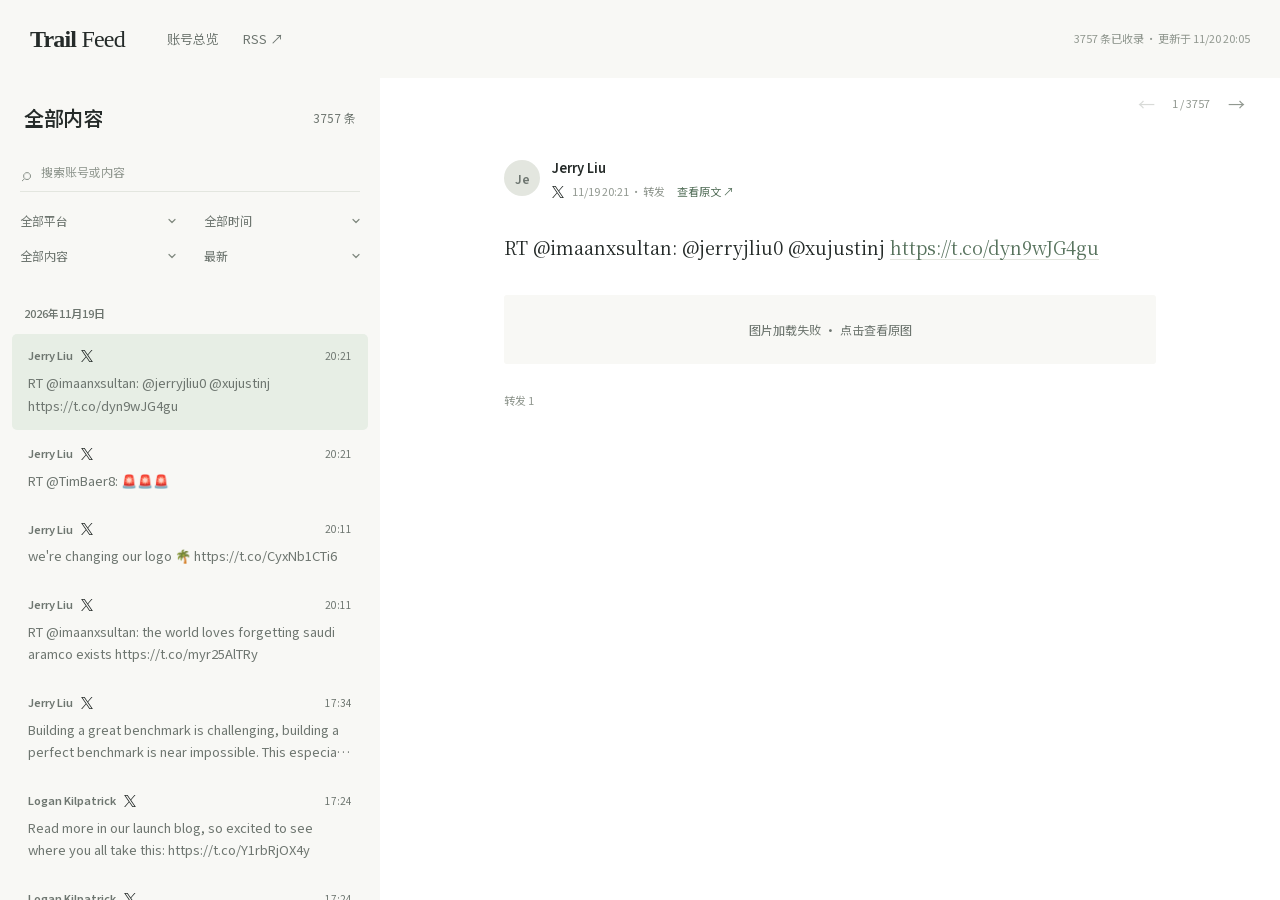
<file: index.html>
<!doctype html>
<html lang="zh-CN">
<head>
<meta charset="utf-8"><meta name="viewport" content="width=device-width, initial-scale=1">
<meta name="description" content="按账号与时间浏览 X、小红书的已采集内容。">
<title>Trail Feed · 阅读</title><link rel="icon" href="favicon.svg" type="image/svg+xml"><link rel="stylesheet" href="styles.css"><script src="feed-data.js" defer></script><script src="app.js" defer></script>
</head>
<body>
<a class="skip" href="#reader">跳到阅读区</a>
<header class="topbar"><a class="brand" href="./">Trail<span> Feed</span></a><nav aria-label="页面导航"><a id="overview-open" href="overview.html">账号总览</a><a href="rss/all.xml" target="_blank" rel="noreferrer">RSS ↗</a></nav><span id="update" class="update">正在读取内容…</span></header>
<div class="workspace">
<section class="timeline" aria-label="帖子时间流">
<div class="pane-heading"><div><h1 id="timeline-title">全部内容</h1></div><span id="result-count" class="number" aria-live="polite"></span></div>
<div class="filters"><div id="selected-accounts" class="selected-accounts" aria-label="已选账号" hidden></div><div id="search-area" class="search-area"><label class="search"><span aria-hidden="true">⌕</span><input id="content-search" type="search" placeholder="搜索账号或内容" aria-label="搜索账号或内容" aria-controls="search-results" aria-expanded="false" autocomplete="off"></label><div id="search-results" class="search-results" role="region" aria-label="搜索建议" hidden></div></div>
<div class="filter-row"><select id="platform" aria-label="平台"><option value="all">全部平台</option><option value="twitter">X</option><option value="xhs">小红书</option></select><select id="period" aria-label="时间范围"><option value="all">全部时间</option><option value="1">今天</option><option value="7">近 7 天</option><option value="30">近 30 天</option></select><select id="media-filter" aria-label="图片筛选"><option value="all">全部内容</option><option value="images">有图片</option><option value="text">无图片</option></select><select id="post-sort" aria-label="内容排序"><option value="latest">最新</option><option value="oldest">最早</option><option value="likes">点赞最多</option></select></div>
<div class="filter-status"><span id="filter-summary"></span><button id="clear-filters">重置</button></div></div>
<div id="post-list" class="post-list" aria-live="polite"><p class="state">正在整理时间流…</p></div>
</section>
<main id="reader" class="reader" tabindex="-1"><div class="reader-toolbar"><button id="back-list" class="back-list">← 返回列表</button><div><button id="previous" aria-label="上一篇" disabled>←</button><span id="position"></span><button id="next" aria-label="下一篇" disabled>→</button></div></div><div id="reading-scroll" class="reading-scroll"><article id="article" class="reading-article"><div class="reader-empty"><span class="empty-mark">T.</span><h2>给内容一点空间</h2><p>从左侧时间流选择一条内容。</p></div></article></div></main>
</div>

<dialog id="lightbox" class="lightbox"><div class="lightbox-tools"><button id="image-previous" aria-label="上一张图片">←</button><span id="image-position"></span><button id="image-next" aria-label="下一张图片">→</button><button id="image-close" aria-label="关闭图片">×</button></div><img id="large-image" alt=""><p id="image-error" hidden>图片无法加载，可以尝试查看原图。</p><a id="original-image" target="_blank" rel="noreferrer">查看原图 ↗</a></dialog>
</body></html>
</file>
<file: styles.css>
:root{color-scheme:light;--paper:#f8f8f5;--surface:#fff;--sidebar:#f1f2ee;--ink:#252b29;--soft:#6e7670;--faint:#919890;--line:#e3e6df;--accent:#58735e;--selected:#e7eee5;--hover:#eef1eb}
*{box-sizing:border-box}body{margin:0;color:var(--ink);background:var(--paper);font:14px/1.6 -apple-system,BlinkMacSystemFont,"Segoe UI","Microsoft YaHei",sans-serif;-webkit-font-smoothing:antialiased}button,input,select{font:inherit;color:inherit}button,a,input,select{-webkit-tap-highlight-color:transparent}button{cursor:pointer;border:0;background:none}a{color:inherit;text-decoration:none}button:hover,a:hover{color:var(--accent)}button:disabled{opacity:.35;cursor:default}button:focus-visible,a:focus-visible,input:focus-visible,select:focus-visible{outline:2px solid var(--accent);outline-offset:3px}input,select{max-width:100%;border:1px solid var(--line);border-radius:5px;background:transparent}select{padding:5px 7px;font-size:12px}.skip{position:fixed;top:-60px;left:12px;z-index:20;padding:10px;background:var(--surface)}.skip:focus{top:8px}
.topbar{height:78px;border-bottom:1px solid var(--line);display:flex;align-items:center;padding:0 30px;gap:42px;background:var(--surface)}.brand{font:600 24px/1.1 Georgia,serif;letter-spacing:-.8px}.brand span{font-weight:400}.topbar nav{display:flex;gap:24px;font-size:13px;color:var(--soft)}.topbar nav button{padding:0}.update{margin-left:auto;font-size:11px;color:var(--faint);font-variant-numeric:tabular-nums}
.workspace{height:calc(100dvh - 78px);display:grid;grid-template-columns:380px minmax(0,1fr)}.timeline,.reader{min-width:0;min-height:0}.pane-heading{display:flex;align-items:center;justify-content:space-between;gap:8px;margin-bottom:18px}h1,h2,p{margin:0}h1{font-size:20px;font-weight:550;letter-spacing:-.5px}h2{font-size:15px;font-weight:600}.pane-heading h2 span{color:var(--faint);font-size:12px;margin-left:5px;font-weight:400}.eyebrow{font-size:9px;letter-spacing:2px;color:var(--faint);margin-bottom:6px}.search{display:flex;gap:8px;align-items:center;border:1px solid var(--line);border-radius:5px;padding:7px 10px;color:var(--soft)}.search span{font-size:20px;line-height:1}.search input{border:0;outline:0;background:none;width:100%;min-width:0;font-size:12px}.search:focus-within{outline:2px solid var(--accent);outline-offset:2px}input::placeholder{color:var(--faint)}.selected{background:var(--selected);color:var(--accent)}.post-button:hover{background:var(--hover)}.avatar{display:grid;place-items:center;width:28px;height:28px;background:var(--line);border-radius:50%;font-size:10px;color:var(--soft);font-weight:600;flex-shrink:0}
.timeline{display:flex;flex-direction:column;border-right:1px solid var(--line);background:var(--paper)}.timeline>.pane-heading{padding:24px 24px 0}.number{font-size:12px;color:var(--soft);white-space:nowrap}.timeline h1{overflow:hidden;text-overflow:ellipsis;white-space:nowrap;max-width:240px}.filters{padding:0 20px 12px;border-bottom:1px solid var(--line)}.filter-row{display:flex;gap:5px;flex-wrap:wrap;margin-top:10px}.filter-row select{flex:1;min-width:65px;font-size:11px;padding:5px}.filter-status{display:flex;justify-content:space-between;align-items:center;gap:8px;margin-top:10px;font-size:10px;color:var(--faint)}.filter-status span{overflow-wrap:anywhere}.filter-status button{font-size:10px;padding:0;flex-shrink:0}.post-list{flex:1;overflow:auto;scrollbar-width:thin;padding:0 12px 20px}.day-heading{padding:19px 12px 8px;color:var(--soft);font-size:11px;font-weight:500}.post-button{display:block;position:relative;width:100%;padding:13px 12px 13px 30px;text-align:left;border-radius:4px;margin:2px 0;border-left:2px solid transparent}.post-button:before{content:"";position:absolute;width:5px;height:5px;background:var(--line);border-radius:50%;left:13px;top:21px}.post-button:after{content:"";position:absolute;background:var(--line);width:1px;left:15px;top:28px;bottom:-4px}.post-button.selected{border-left-color:var(--accent)}.post-button.selected:before{background:var(--accent)}.post-meta{display:flex;gap:8px;align-items:center;color:var(--soft);font-size:10px;margin-bottom:6px}.post-author{overflow:hidden;text-overflow:ellipsis;white-space:nowrap;font-weight:600}.post-meta time{margin-left:auto;font-size:10px;flex-shrink:0;font-variant-numeric:tabular-nums}.post-preview{display:flex;align-items:flex-start;gap:12px}.post-copy{flex:1;min-width:0}.preview-title,.preview-text{display:-webkit-box;-webkit-box-orient:vertical;-webkit-line-clamp:2;overflow:hidden;overflow-wrap:anywhere}.preview-title{font-size:13px;font-weight:550;line-height:1.65}.preview-text{font-size:12px;color:var(--soft);line-height:1.7;font-weight:400}.preview-title+.preview-text{margin-top:4px}.thumbnail{width:48px;height:48px;border-radius:3px;object-fit:cover;flex-shrink:0;background:var(--line)}.state{padding:40px 16px;color:var(--soft);font-size:12px;text-align:center}
.reader{background:var(--surface);display:flex;flex-direction:column}.reader-toolbar{height:58px;flex-shrink:0;display:flex;justify-content:space-between;align-items:center;padding:0 30px;border-bottom:1px solid var(--line);color:var(--faint);font-size:11px}.reader-toolbar>div{display:flex;align-items:center;gap:14px}.reader-toolbar button{font-size:17px;padding:5px}.reading-scroll{overflow:auto;flex:1;scrollbar-width:thin}.reading-article{max-width:740px;padding:56px 44px 80px;margin:0 auto}.article-author{display:flex;align-items:center;gap:12px;margin-bottom:30px}.article-author .avatar{width:36px;height:36px;font-size:12px}.author-name{font-size:13px;font-weight:600}.article-meta{font-size:11px;color:var(--faint);margin-top:4px}.article-meta a{margin-left:12px;color:var(--accent)}.article-title{font-size:25px;line-height:1.5;font-weight:600;letter-spacing:-.6px;margin-bottom:24px;overflow-wrap:anywhere}.article-body{font-size:17px;line-height:1.85;font-weight:400;overflow-wrap:anywhere;white-space:pre-wrap}.article-body a{color:var(--accent);text-decoration:underline;text-decoration-color:var(--line);text-underline-offset:4px}.article-body p+p{margin-top:20px}.article-body .no-body{color:var(--faint);font-size:13px}.media-grid{display:grid;grid-template-columns:repeat(2,minmax(0,1fr));gap:10px;margin-top:30px}.media-grid.single{grid-template-columns:1fr}.media-button{padding:0;display:block;min-width:0;background:var(--paper);border:1px solid var(--line);border-radius:4px;overflow:hidden}.media-button img{display:block;width:100%;height:200px;object-fit:cover}.media-grid.single img{height:auto;max-height:600px;object-fit:contain}.media-failure{display:block;padding:25px;color:var(--soft);font-size:12px}.article-footer{margin-top:36px;padding-top:16px;border-top:1px solid var(--line);display:flex;gap:18px;flex-wrap:wrap;font-size:11px;color:var(--faint)}.article-footer a{margin-left:auto;color:var(--accent)}.reader-empty{padding-top:15vh;color:var(--soft)}.empty-mark{display:block;font:italic 60px Georgia,serif;color:var(--line);margin-bottom:25px}.reader-empty h2{font-size:22px;font-weight:400;color:var(--ink);margin-bottom:12px}.reader-empty p{font-size:13px}.back-list{display:none}
dialog{background:var(--surface);color:var(--ink);border:1px solid var(--line);border-radius:8px;padding:28px;max-width:calc(100vw - 32px);max-height:85dvh}dialog::backdrop{background:rgba(25,34,27,.38)}.overview{width:960px}.dialog-heading{display:flex;justify-content:space-between;align-items:flex-start}.dialog-heading h2{font-size:24px;margin-bottom:8px}.dialog-heading p:not(.eyebrow),.legend{font-size:11px;color:var(--soft)}.dialog-heading button{font-size:25px}.overview-controls{display:flex;gap:12px;margin:24px 0 16px}.overview-controls .search{flex:1}.table-scroll{overflow:auto;max-height:55dvh}table{width:100%;border-collapse:collapse;white-space:nowrap;font-size:12px;text-align:left}th{color:var(--faint);font-weight:400;font-size:11px;position:sticky;top:0;background:var(--surface)}th,td{padding:12px;border-bottom:1px solid var(--line)}th small{margin-left:10px}td button{padding:0;font-weight:500}.heatmap{display:flex;gap:2px}.heatmap i{width:6px;height:11px;background:var(--line);border-radius:1px}.heatmap i[data-level="1"]{background:#c2d1bd}.heatmap i[data-level="2"]{background:#93ae8e}.heatmap i[data-level="3"]{background:var(--accent)}.legend{margin-top:16px}.lightbox{width:min(1100px,calc(100vw - 32px));text-align:center}.lightbox-tools{display:flex;justify-content:center;align-items:center;gap:24px;margin-bottom:12px}.lightbox-tools button{font-size:24px}#large-image{max-width:100%;max-height:65dvh;object-fit:contain;display:block;margin:0 auto 12px}.lightbox>a{font-size:12px;color:var(--accent)}#image-error{padding:30px;font-size:13px}[hidden]{display:none!important}
@media(min-width:1700px){.workspace{grid-template-columns:420px minmax(0,1fr)}.reading-article{padding-top:72px}}
@media(max-width:1199px){.workspace{grid-template-columns:340px minmax(0,1fr)}.reading-article{padding:40px 32px 60px}.topbar{gap:28px}.update{max-width:230px}.reader-toolbar{padding:0 24px}}
@media(max-width:699px){.topbar{height:66px;padding:0 18px;gap:16px}.brand{font-size:22px}.topbar nav{margin-left:auto;gap:14px;font-size:11px}.topbar nav a,.update{display:none}.workspace{height:calc(100dvh - 66px);display:block}.timeline{height:100%;border:0}.reader{display:none;height:100%}.workspace.reading .timeline{display:none}.workspace.reading .reader{display:flex}.back-list{display:block;font-size:12px!important}.reader-toolbar{padding:0 16px}.reading-article{padding:32px 24px 60px}.article-body{font-size:16px;line-height:1.85}.article-title{font-size:23px}.article-author{margin-bottom:24px}.timeline>.pane-heading{padding-top:22px}.post-button{padding-top:16px;padding-bottom:16px}.media-button img{height:150px}.dialog-heading p:not(.eyebrow){max-width:230px}dialog{padding:20px}.overview-controls{flex-wrap:wrap}}
@media(prefers-color-scheme:dark){:root{color-scheme:dark;--paper:#202521;--surface:#232925;--sidebar:#1d231f;--ink:#e3e7df;--soft:#a1ada2;--faint:#7f8c80;--line:#354037;--accent:#a1bb9e;--selected:#324136;--hover:#2b362d}.heatmap i[data-level="1"]{background:#4b634c}.heatmap i[data-level="2"]{background:#718e6e}}
.platform-logo{display:inline-block;width:12px;height:12px;object-fit:contain;vertical-align:middle;flex-shrink:0}
.platform-logo-xhs{width:30px;height:13px}



.article-meta{display:flex;align-items:center;flex-wrap:wrap;gap:8px}
.article-meta a{margin-left:4px}
@media(prefers-color-scheme:dark){.platform-logo-twitter{filter:brightness(0) invert(.9)}}
.overview-account{display:inline-flex;align-items:center;gap:10px;text-align:left}.overview-account .platform-logo{width:34px;height:14px}.overview-account .platform-logo-twitter{object-fit:contain}
@font-face{font-family:"Trail Source Han Sans";src:url("assets/fonts/SourceHanSansCN-VF.ttf.woff2") format("woff2");font-weight:250 900;font-style:normal;font-display:swap}
@font-face{font-family:"Trail Source Han Serif";src:url("assets/fonts/SourceHanSerifCN-VF.ttf.woff2") format("woff2");font-weight:200 900;font-style:normal;font-display:swap}
:root{--font-ui:"Trail Source Han Sans","Source Han Sans SC","Microsoft YaHei",sans-serif;--font-reading:"Trail Source Han Serif","Source Han Serif SC","SimSun",serif;--reading-size:18px}
body{font-family:var(--font-ui)}
.article-body,.article-title{font-family:var(--font-reading)}
.article-body{font-size:var(--reading-size);line-height:1.9}
.article-body .no-body{font-family:var(--font-ui)}
/* Quiet controls and a continuous reading surface. */
.topbar,.timeline,.filters,.reader-toolbar,.article-footer{border:0}
.topbar{background:var(--paper)}

.timeline{background:var(--paper)}
.search{border:0;border-bottom:1px solid var(--line);border-radius:0;padding:9px 2px;background:transparent}
.search input{font-size:12px}
.search span{font-size:18px;color:var(--faint)}
select{appearance:none;-webkit-appearance:none;border:0;border-radius:4px;padding:7px 24px 7px 8px;background-color:transparent;background-image:url("data:image/svg+xml,%3Csvg xmlns='http://www.w3.org/2000/svg' width='12' height='12' viewBox='0 0 12 12'%3E%3Cpath d='m3 4.5 3 3 3-3' fill='none' stroke='%23818a80' stroke-width='1.2' stroke-linecap='round' stroke-linejoin='round'/%3E%3C/svg%3E");background-repeat:no-repeat;background-position:right 6px center;cursor:pointer;color:var(--soft)}
select:hover{background-color:var(--hover);color:var(--ink)}
select option{background:var(--surface);color:var(--ink)}
.filter-row{display:grid;grid-template-columns:1fr 1fr;gap:2px 12px;margin:12px -8px 0}
.filter-row select{font-size:12px;padding:7px 24px 7px 8px;min-width:0}

.filters{padding-bottom:8px}
.filter-status{margin-top:8px}

.post-button{border-left:0;padding-left:16px;padding-right:16px;border-radius:5px}
.post-button:before,.post-button:after{display:none}
.post-button.selected{border-left:0;background:var(--selected)}
.post-button.selected:hover{background:var(--selected)}
.post-meta{font-size:11px;margin-bottom:7px}
.preview-text{font-size:13px;line-height:1.75}
.preview-title{font-size:14px}
.day-heading{padding-top:24px;padding-bottom:10px}
.reader-toolbar{justify-content:flex-end;height:52px;color:var(--faint)}
.reader-toolbar>div{gap:12px}
.reader-toolbar button{border-radius:4px;width:28px;height:28px;padding:0}
.reader-toolbar button:not(:disabled):hover{background:var(--hover)}
.reading-article{padding-top:26px}
.article-footer{padding-top:0;margin-top:28px;gap:16px;color:var(--faint)}
.media-button{border:0;border-radius:3px}
.table-scroll th,.table-scroll td{border:0;padding-top:14px;padding-bottom:14px}
.table-scroll tbody tr:hover{background:var(--hover)}
.dialog-heading h2{font-weight:500}
@media(min-width:1700px){.reading-article{padding-top:44px}}
@media(max-width:699px){.reader-toolbar{justify-content:space-between}.post-button{padding:16px}.reading-article{padding-top:22px}.filter-row{grid-template-columns:repeat(2,minmax(0,1fr))}}
.search-area{position:relative}
.search-results{position:absolute;top:calc(100% + 8px);left:-8px;right:-8px;z-index:3;background:var(--surface);border:1px solid var(--line);border-radius:7px;padding:8px;box-shadow:0 12px 28px rgba(25,34,27,.08);max-height:min(540px,65dvh);overflow:auto;scrollbar-width:thin}
.suggestion-heading{font-size:10px;color:var(--faint);padding:8px 8px 5px}
.account-suggestions{max-height:235px;overflow:auto;scrollbar-width:thin}
.search-account{display:flex;align-items:center;gap:10px;width:100%;padding:9px 8px;text-align:left;border-radius:4px}
.search-account .platform-logo{width:28px;height:13px}
.suggestion-copy{min-width:0;flex:1}
.suggestion-name{display:block;font-size:12px;overflow:hidden;text-overflow:ellipsis;white-space:nowrap}
.suggestion-handle{display:block;font-size:10px;color:var(--faint);overflow:hidden;text-overflow:ellipsis;white-space:nowrap}
.suggestion-count{font-size:10px;color:var(--faint);white-space:nowrap}
.search-account:hover,.search-post:hover,.search-all:hover{background:var(--hover)}
.search-post{display:block;text-align:left;width:100%;padding:9px 8px;border-radius:4px}
.suggestion-preview{display:block;font-size:12px;overflow:hidden;text-overflow:ellipsis;white-space:nowrap;margin-bottom:3px}
.suggestion-empty{font-size:12px;color:var(--soft);padding:14px 8px}
.search-all{display:block;text-align:left;padding:10px 8px;width:100%;font-size:11px;color:var(--accent);border-radius:4px}
.selected-accounts{display:flex;flex-wrap:wrap;gap:6px;margin-bottom:12px}
.account-chip{display:inline-flex;align-items:center;gap:7px;padding:4px 8px;background:var(--selected);color:var(--accent);border-radius:4px;font-size:11px;max-width:100%}
.account-chip>span:not(.chip-remove){overflow:hidden;text-overflow:ellipsis;white-space:nowrap}
.chip-remove{font-size:14px;color:var(--soft)}
@media(max-width:699px){.search-results{max-height:58dvh}.account-suggestions{max-height:190px}}
.overview-main{max-width:1120px;margin:0 auto;padding:48px 40px 72px}
.overview-heading{display:flex;align-items:baseline;justify-content:space-between;gap:16px;margin-bottom:30px}
.overview-heading h1{font-size:27px;font-weight:500;letter-spacing:-.5px}
.overview-heading p{font-size:11px;color:var(--faint)}
.overview-page .overview-controls{align-items:center;gap:24px;margin:0 0 26px}
.overview-page .overview-controls .search{max-width:320px}
.overview-page .table-scroll{max-height:none;overflow-x:auto}
.overview-page table{min-width:610px}
.overview-page th,.overview-page td{padding:16px 12px}
.overview-page th:first-child,.overview-page td:first-child{padding-left:0}
.overview-page .overview-account{font-weight:500}
.overview-page .legend{margin-top:28px}
.overview-page .number{margin-left:auto}
.history-label{font-size:10px;color:var(--faint);margin-left:10px}
.topbar nav a[aria-current="page"]{color:var(--ink)}
@media(max-width:699px){.overview-main{padding:30px 20px 48px}.overview-heading{display:block;margin-bottom:24px}.overview-heading p{margin-top:10px;line-height:1.8}.overview-page .overview-controls{gap:12px}.overview-page .overview-controls .search{max-width:none;flex-basis:100%}.overview-page .topbar nav a{display:inline}.overview-page .topbar nav a[href="rss/all.xml"]{display:none}.overview-page .topbar nav{gap:12px}.overview-page th,.overview-page td{padding-top:14px;padding-bottom:14px}}

.load-more{display:block;width:100%;padding:20px 12px;border:0;background:transparent;color:var(--soft);cursor:pointer;font:inherit;text-align:center}.load-more:hover{color:var(--ink)}

.post-avatar { width: 18px; height: 18px; border-radius: 50%; object-fit: cover; flex-shrink: 0; }
.avatar-img { object-fit: cover; }
.overview-avatar { width: 20px; height: 20px; border-radius: 50%; object-fit: cover; flex-shrink: 0; }
</file>
